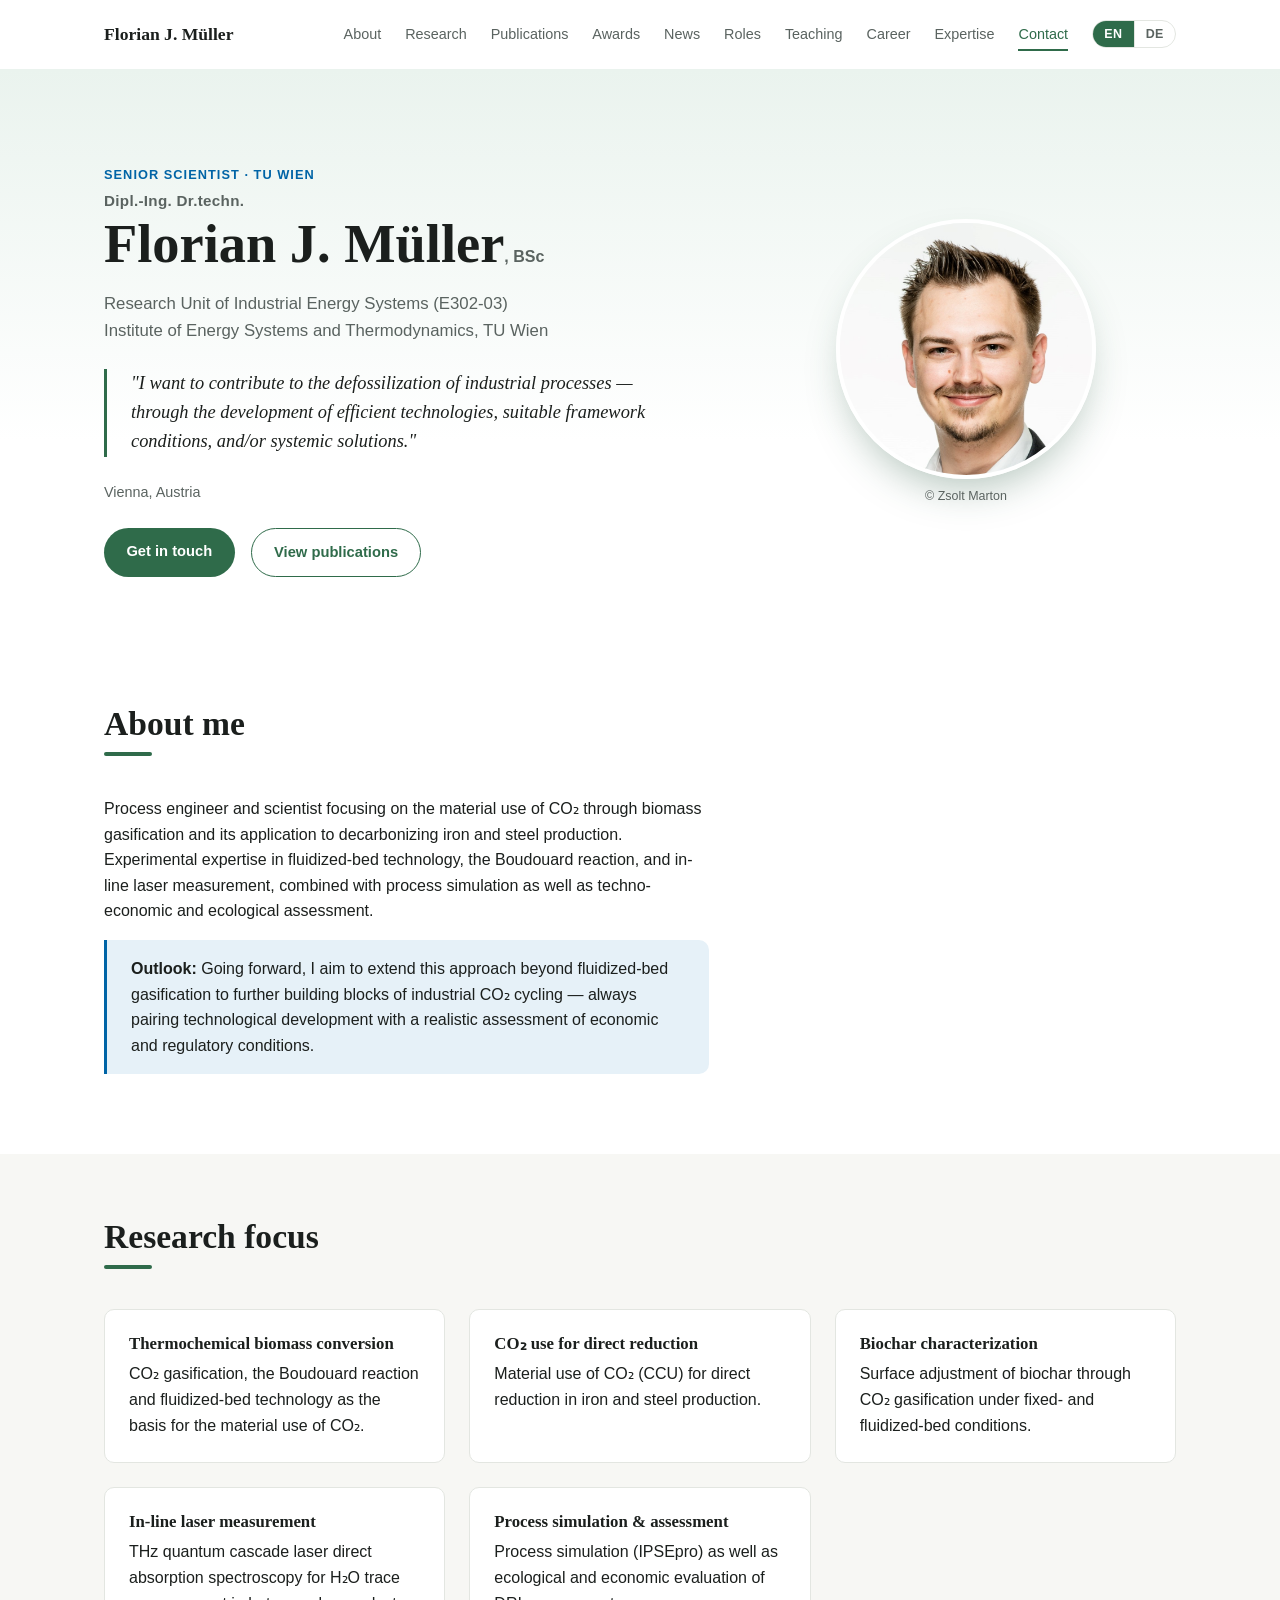
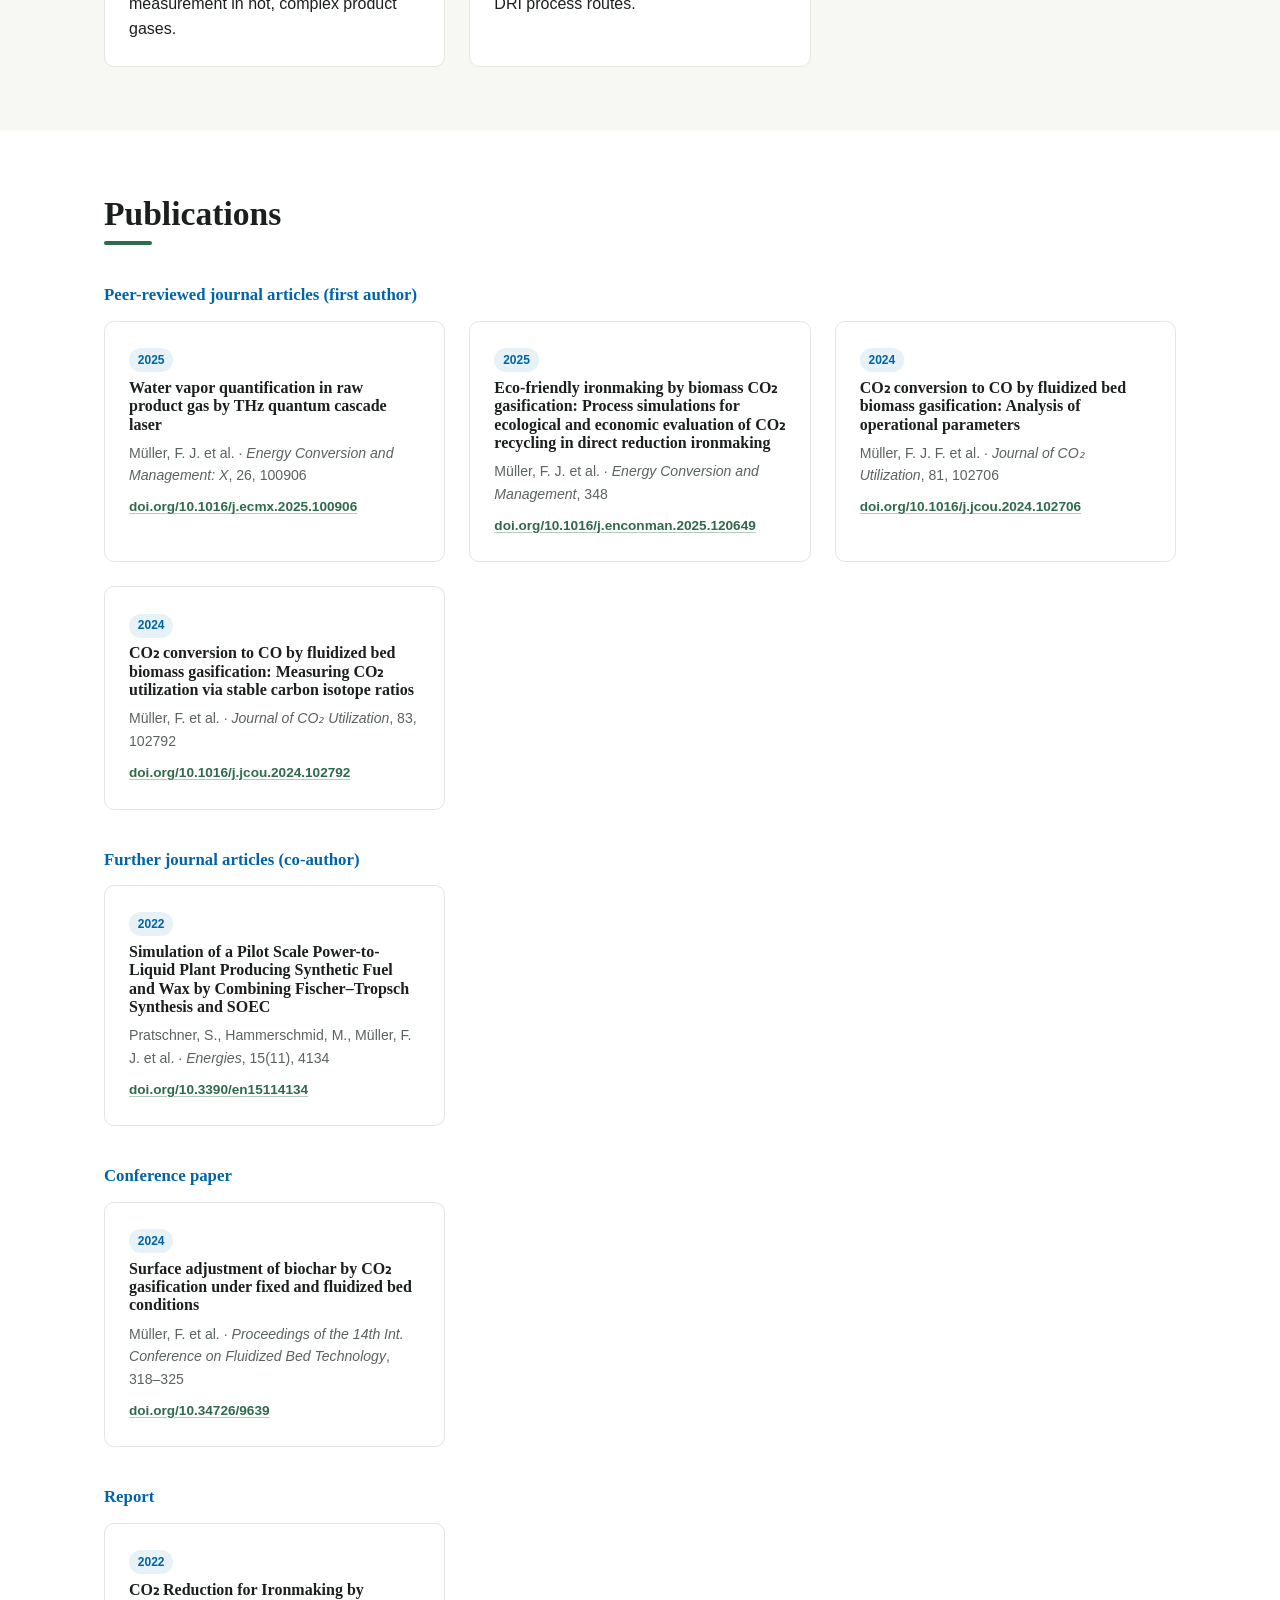
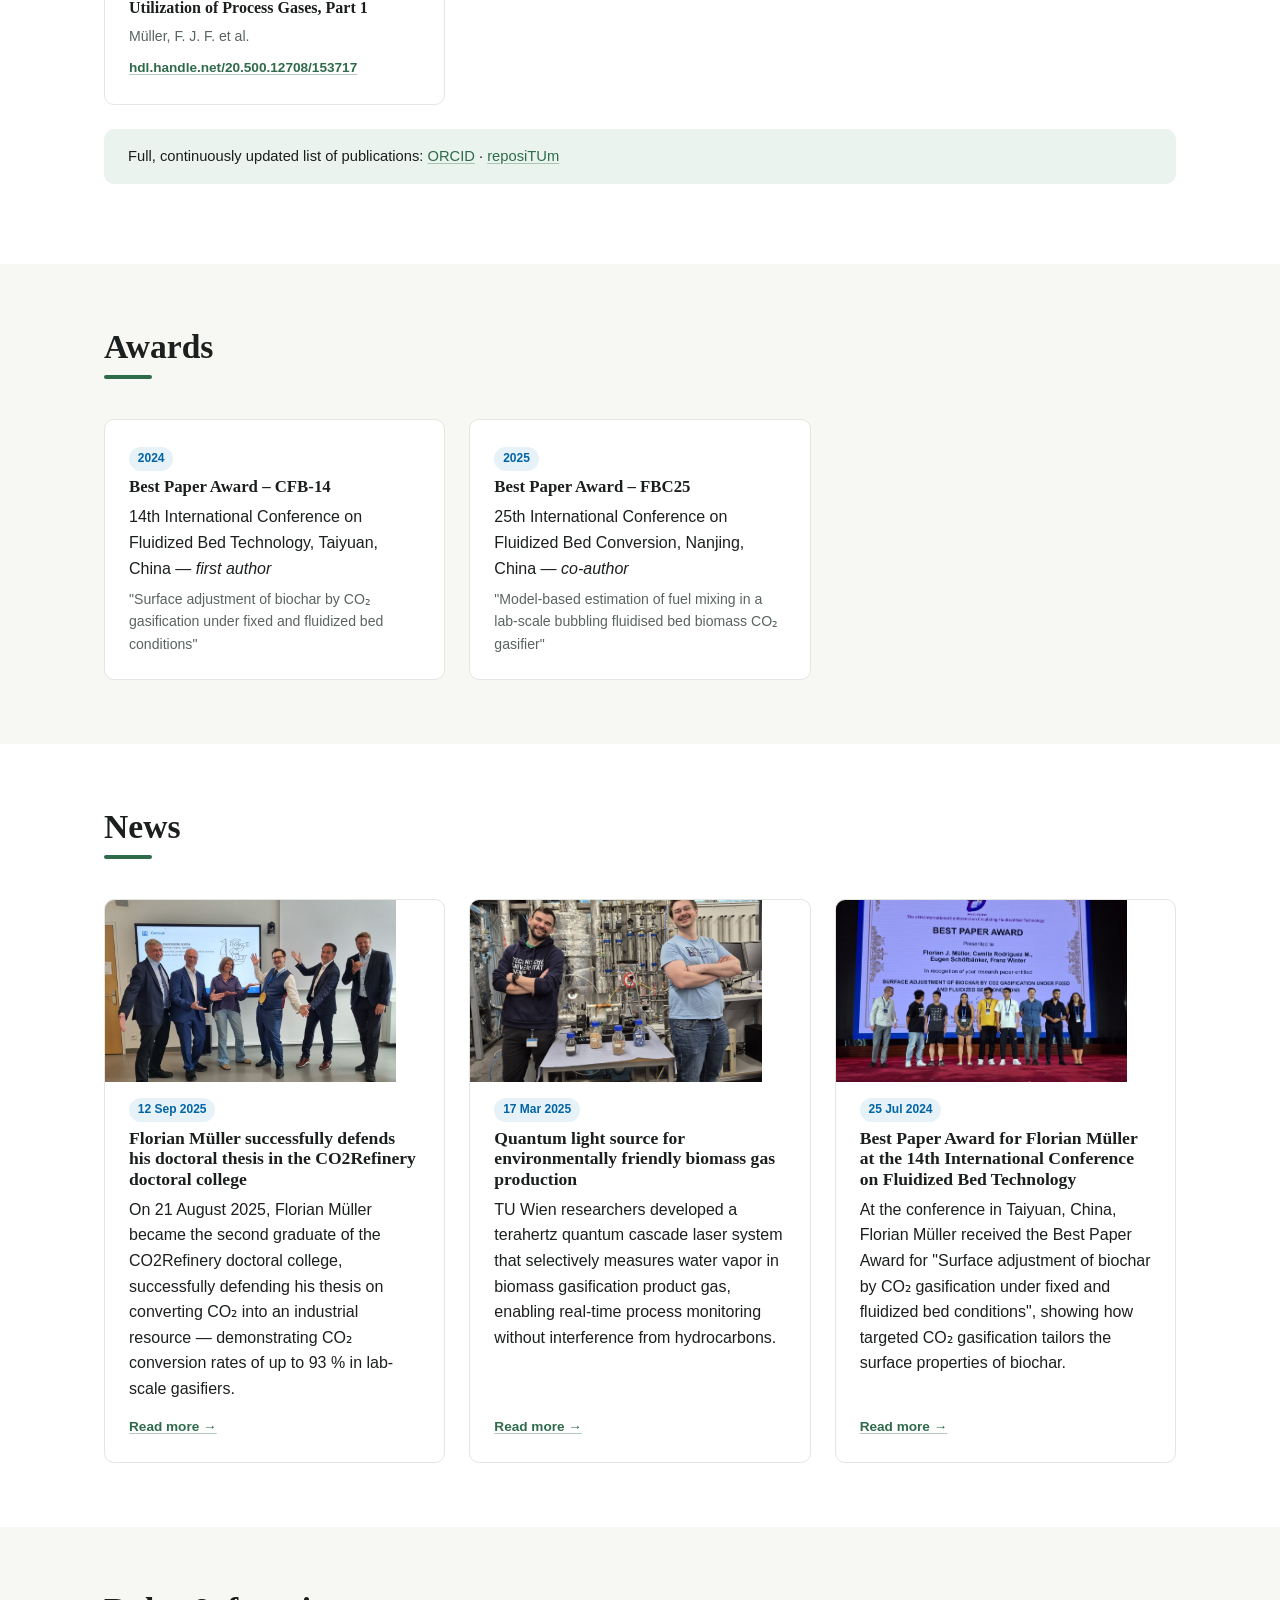
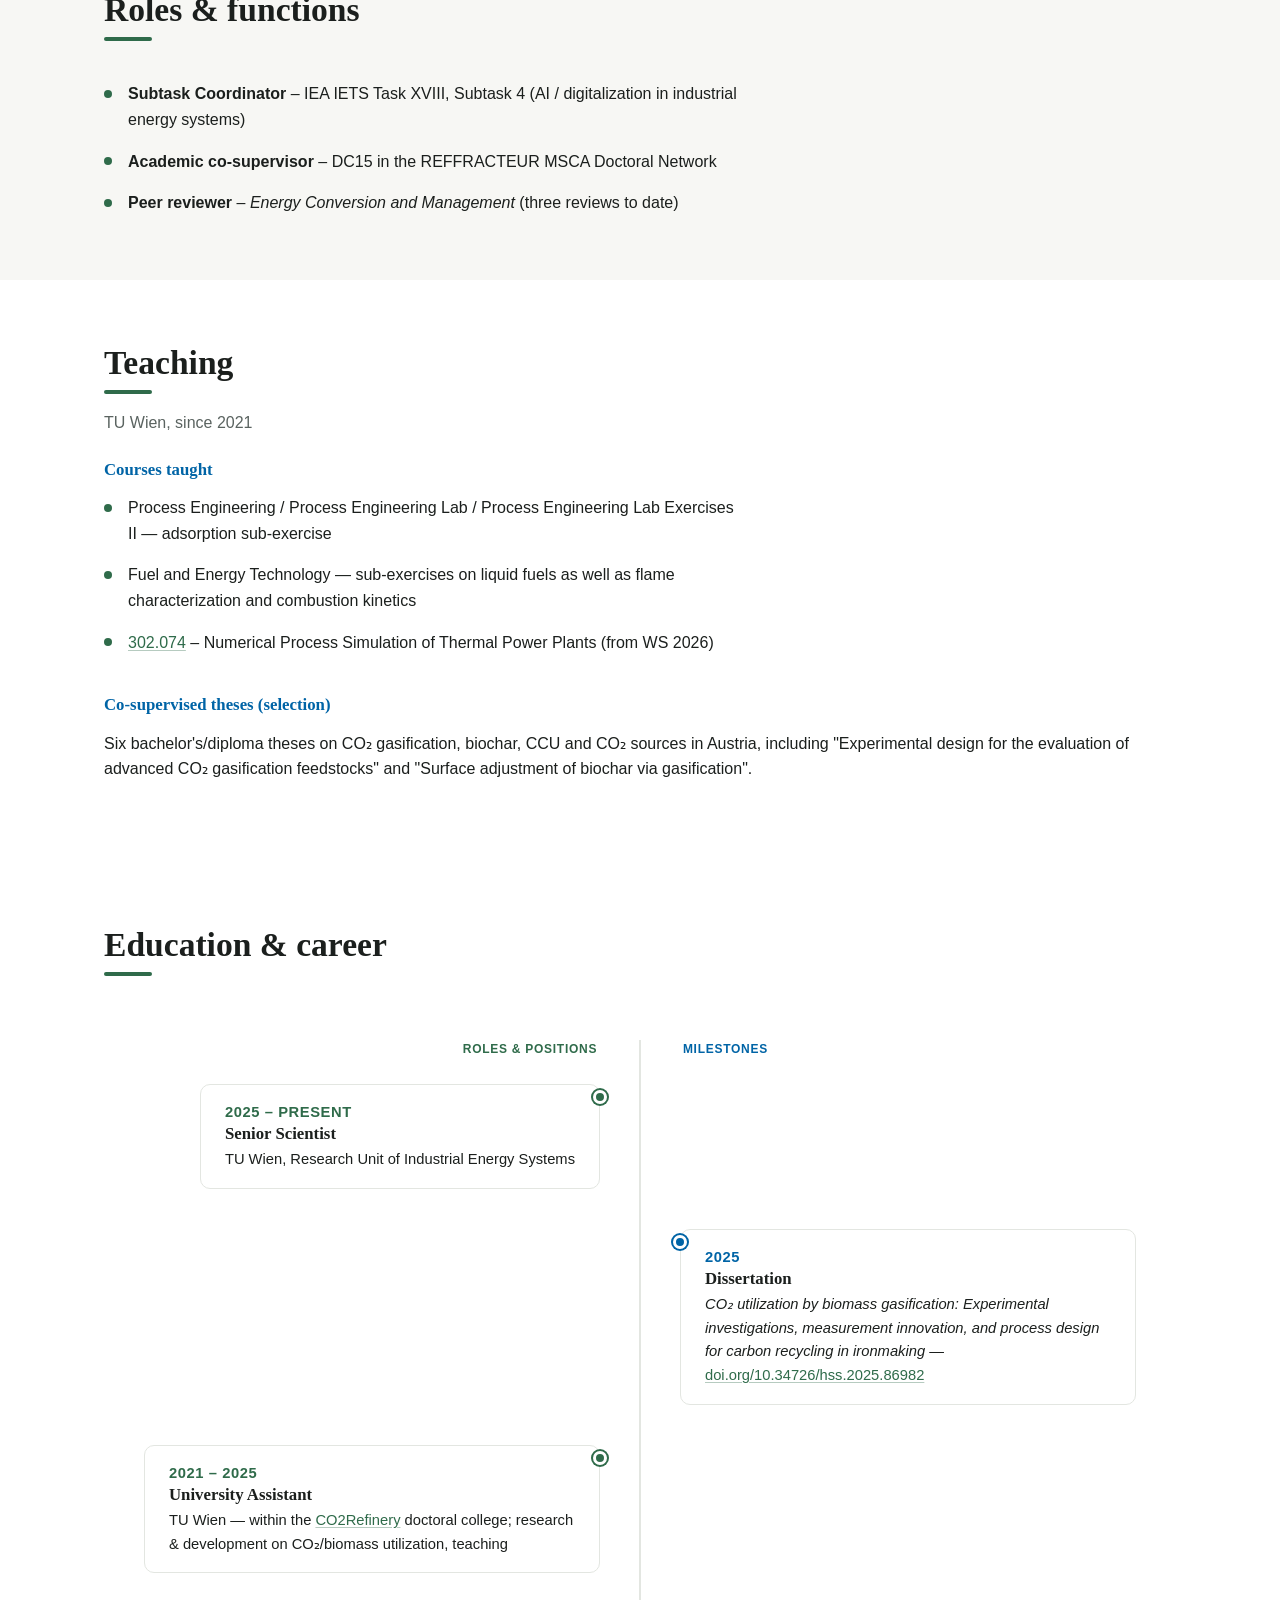
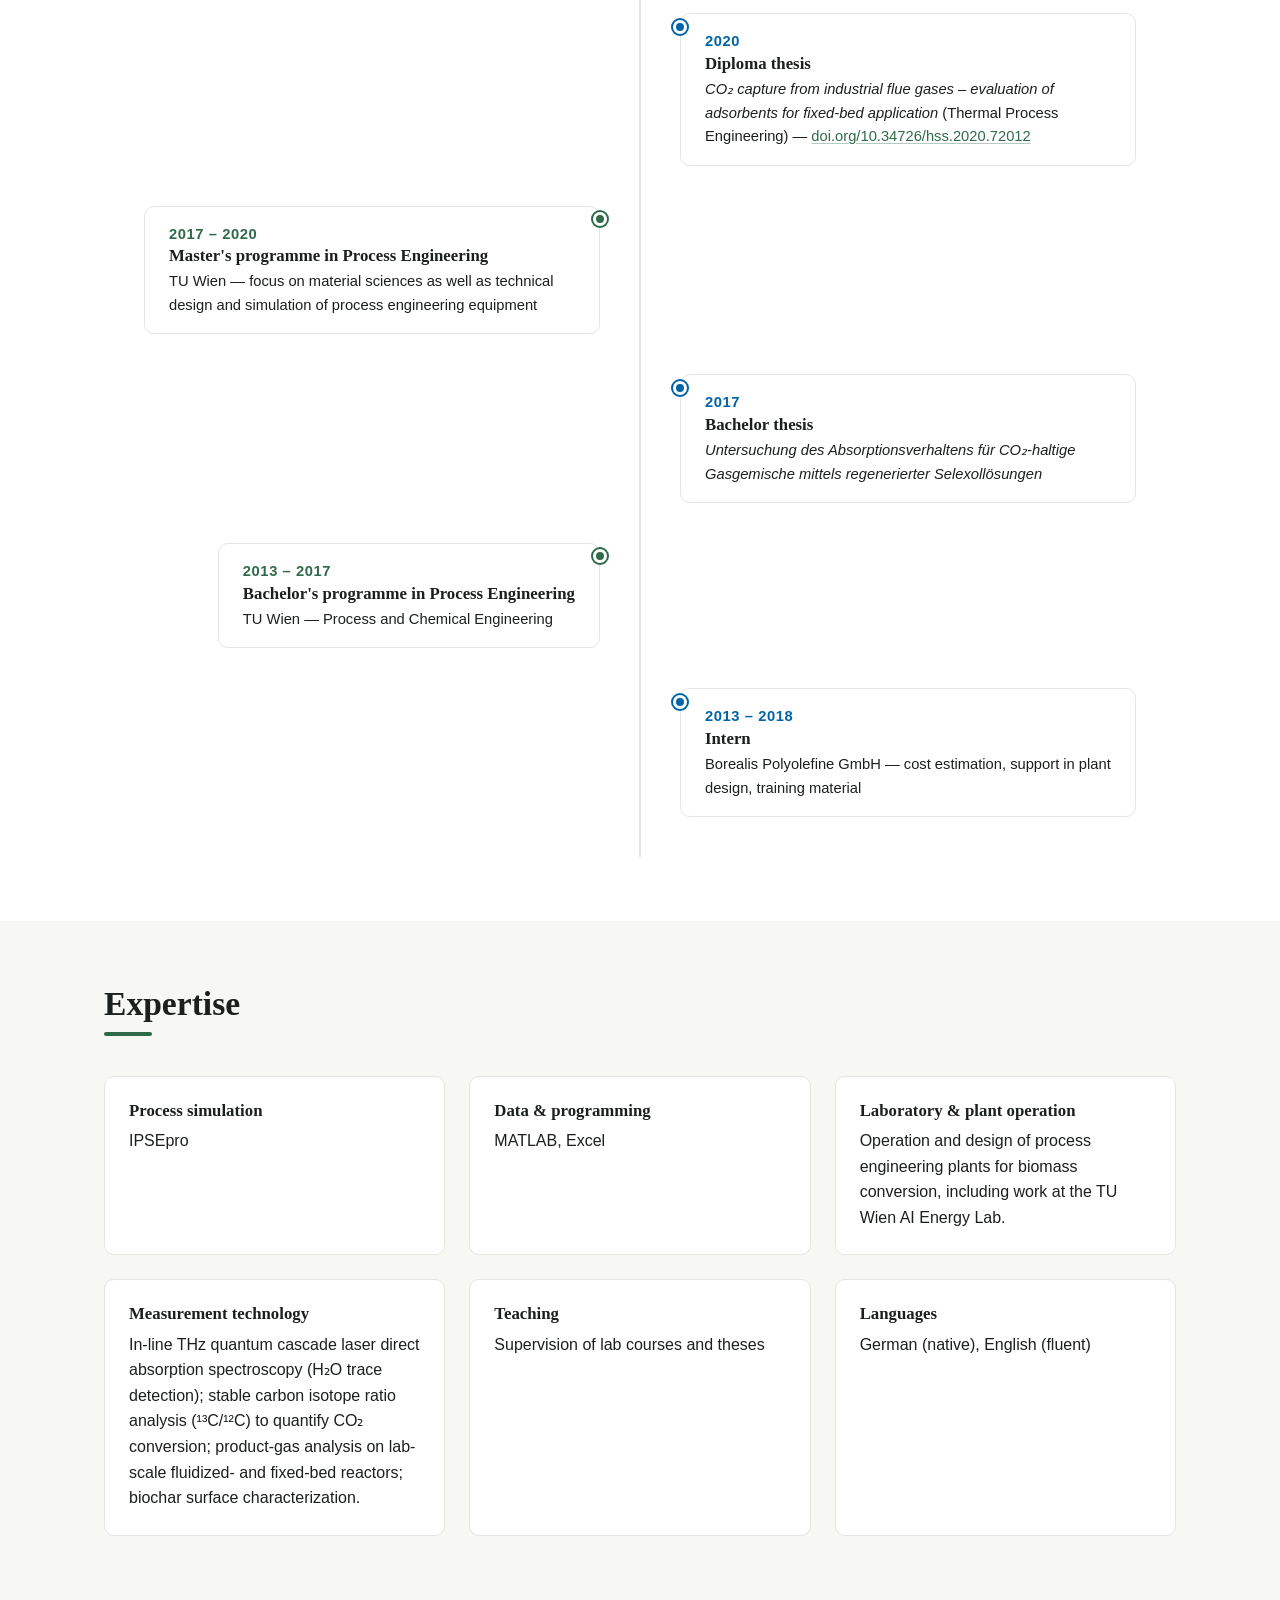
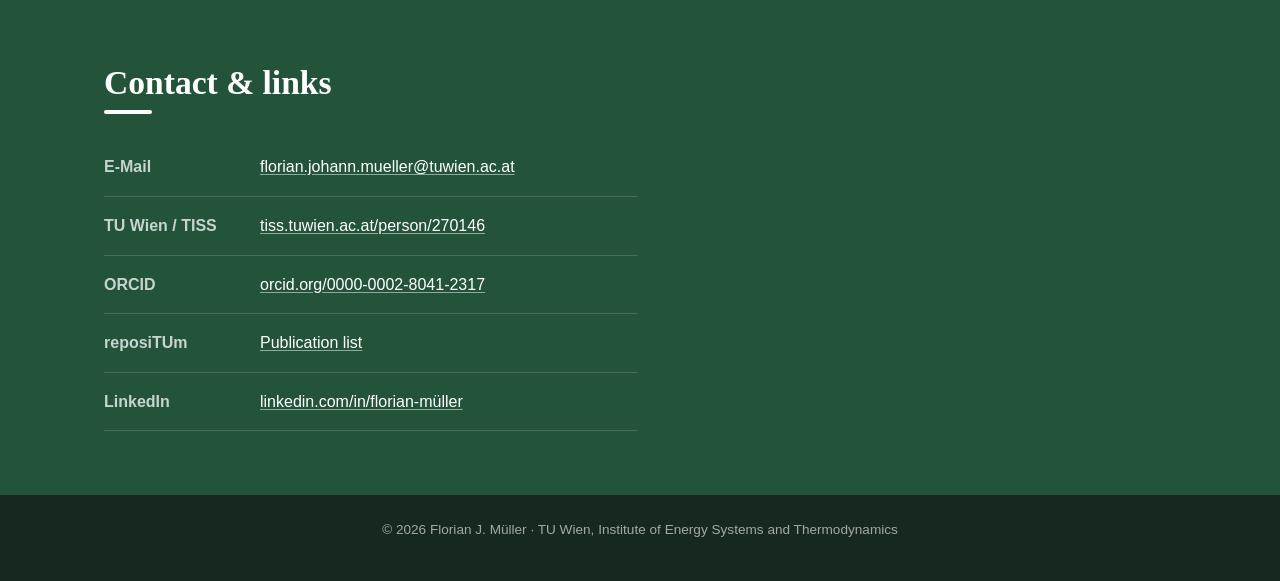
<file: index.html>
<!DOCTYPE html>
<html lang="en" data-lang="en">
<head>
<meta charset="UTF-8">
<meta name="viewport" content="width=device-width, initial-scale=1.0">
<title>Florian J. Müller – Senior Scientist, TU Wien</title>
<meta name="description" content="Florian J. Müller, Senior Scientist at the Institute of Energy Systems and Thermodynamics, TU Wien. Research on CO₂ utilization, biomass gasification and the defossilization of iron and steel production.">
<link rel="canonical" href="https://florian-j-mueller.github.io/">

<!-- Open Graph / social sharing preview -->
<meta property="og:type" content="profile">
<meta property="og:title" content="Florian J. Müller – Senior Scientist, TU Wien">
<meta property="og:description" content="Senior Scientist at TU Wien. Research on CO₂ utilization, biomass gasification and the defossilization of iron and steel production.">
<meta property="og:url" content="https://florian-j-mueller.github.io/">
<meta property="og:image" content="https://florian-j-mueller.github.io/assets/images/florian-mueller-headshot.jpg">
<meta property="og:locale" content="en_US">
<meta property="profile:first_name" content="Florian">
<meta property="profile:last_name" content="Müller">
<meta name="twitter:card" content="summary">
<meta name="twitter:title" content="Florian J. Müller – Senior Scientist, TU Wien">
<meta name="twitter:description" content="Senior Scientist at TU Wien. Research on CO₂ utilization, biomass gasification and the defossilization of iron and steel production.">
<meta name="twitter:image" content="https://florian-j-mueller.github.io/assets/images/florian-mueller-headshot.jpg">

<!-- Structured data: identifies the person for search engines -->
<script type="application/ld+json">
{
  "@context": "https://schema.org",
  "@type": "Person",
  "name": "Florian J. Müller",
  "givenName": "Florian",
  "familyName": "Müller",
  "honorificPrefix": "Dipl.-Ing. Dr.techn.",
  "jobTitle": "Senior Scientist",
  "email": "mailto:florian.johann.mueller@tuwien.ac.at",
  "url": "https://florian-j-mueller.github.io/",
  "image": "https://florian-j-mueller.github.io/assets/images/florian-mueller-headshot.jpg",
  "affiliation": {
    "@type": "Organization",
    "name": "TU Wien – Institute of Energy Systems and Thermodynamics",
    "url": "https://www.tuwien.at/"
  },
  "knowsAbout": [
    "CO₂ utilization",
    "Biomass gasification",
    "Fluidized bed technology",
    "Boudouard reaction",
    "Decarbonization of iron and steel production",
    "Process engineering"
  ],
  "sameAs": [
    "https://orcid.org/0000-0002-8041-2317",
    "https://tiss.tuwien.ac.at/person/270146",
    "https://www.linkedin.com/in/florian-m%C3%BCller-0a1404247/"
  ]
}
</script>
<script>
  (function () {
    try {
      var l = localStorage.getItem('site-lang');
      if (l !== 'en' && l !== 'de') { l = 'en'; }
      document.documentElement.lang = l;
      document.documentElement.setAttribute('data-lang', l);
    } catch (e) {
      document.documentElement.setAttribute('data-lang', 'en');
    }
  })();
</script>
<link rel="stylesheet" href="css/styles.css">
</head>
<body>

<a class="skip-link" href="#main"><span lang="en">Skip to content</span><span lang="de">Zum Inhalt springen</span></a>

<header class="site-header" id="site-header">
  <div class="container header-inner">
    <a class="brand" href="#top">Florian J. Müller</a>
    <div class="header-controls">
      <div class="lang-switch" role="group" aria-label="Language / Sprache">
        <button type="button" class="lang-btn" data-set-lang="en" aria-pressed="true">EN</button>
        <button type="button" class="lang-btn" data-set-lang="de" aria-pressed="false">DE</button>
      </div>
      <button class="nav-toggle" id="nav-toggle" aria-expanded="false" aria-controls="primary-nav">
        <span class="sr-only">Menu</span>
        <span class="nav-toggle-bar"></span>
        <span class="nav-toggle-bar"></span>
        <span class="nav-toggle-bar"></span>
      </button>
    </div>
    <nav class="primary-nav" id="primary-nav" aria-label="Main navigation">
      <ul>
        <li><a href="#about" class="nav-link"><span lang="en">About</span><span lang="de">Über mich</span></a></li>
        <li><a href="#research" class="nav-link"><span lang="en">Research</span><span lang="de">Forschung</span></a></li>
        <li><a href="#publications" class="nav-link"><span lang="en">Publications</span><span lang="de">Publikationen</span></a></li>
        <li><a href="#awards" class="nav-link"><span lang="en">Awards</span><span lang="de">Auszeichnungen</span></a></li>
        <li><a href="#news" class="nav-link"><span lang="en">News</span><span lang="de">Aktuelles</span></a></li>
        <li><a href="#roles" class="nav-link"><span lang="en">Roles</span><span lang="de">Rollen</span></a></li>
        <li><a href="#teaching" class="nav-link"><span lang="en">Teaching</span><span lang="de">Lehre</span></a></li>
        <li><a href="#career" class="nav-link"><span lang="en">Career</span><span lang="de">Werdegang</span></a></li>
        <li><a href="#skills" class="nav-link"><span lang="en">Expertise</span><span lang="de">Kompetenzen</span></a></li>
        <li><a href="#contact" class="nav-link"><span lang="en">Contact</span><span lang="de">Kontakt</span></a></li>
      </ul>
    </nav>
  </div>
</header>

<main id="main">

  <section class="hero" id="top">
    <div class="container hero-inner">
      <div class="hero-text">
        <p class="eyebrow">Senior Scientist · TU Wien</p>
        <h1 class="hero-name">
          <span class="name-pre">Dipl.-Ing. Dr.techn.</span>
          <span class="name-core">Florian J. Müller</span><span class="name-post">, BSc</span>
        </h1>
        <p class="hero-role">
          <span lang="en">Research Unit of Industrial Energy Systems (E302-03)<br>Institute of Energy Systems and Thermodynamics, TU Wien</span>
          <span lang="de">Forschungsbereich Industrielle Energiesysteme (E302-03)<br>Institut für Energiesysteme und Thermodynamik, TU Wien</span>
        </p>
        <blockquote class="hero-quote">
          <span lang="en">"I want to contribute to the defossilization of industrial processes — through the development of efficient technologies, suitable framework conditions, and/or systemic solutions."</span>
          <span lang="de">„Ich möchte zur Defossilisierung industrieller Prozesse beitragen – durch die Entwicklung effizienter Technologien, geeigneter Rahmenbedingungen und/oder systemischer Lösungen."</span>
        </blockquote>
        <p class="hero-location"><span lang="en">Vienna, Austria</span><span lang="de">Wien, Österreich</span></p>
        <div class="hero-actions">
          <a class="btn btn-primary" href="#contact"><span lang="en">Get in touch</span><span lang="de">Kontakt aufnehmen</span></a>
          <a class="btn btn-secondary" href="#publications"><span lang="en">View publications</span><span lang="de">Publikationen ansehen</span></a>
        </div>
      </div>
      <div class="hero-media">
        <img src="assets/images/florian-mueller-headshot.jpg" alt="Portrait of Florian J. Müller" width="480" height="480">
        <p class="photo-credit">© Zsolt Marton</p>
      </div>
    </div>
  </section>

  <section class="section" id="about">
    <div class="container">
      <h2><span lang="en">About me</span><span lang="de">Über mich</span></h2>
      <div class="prose">
        <p>
          <span lang="en">Process engineer and scientist focusing on the material use of CO₂ through biomass gasification and its application to decarbonizing iron and steel production. Experimental expertise in fluidized-bed technology, the Boudouard reaction, and in-line laser measurement, combined with process simulation as well as techno-economic and ecological assessment.</span>
          <span lang="de">Verfahrensingenieur und Wissenschaftler mit Schwerpunkt auf der stofflichen CO₂-Nutzung durch Biomassevergasung und deren Anwendung zur Dekarbonisierung der Eisen- und Stahlerzeugung. Experimentelle Expertise in Wirbelschichttechnik, Boudouard-Reaktion und in-line-Lasermesstechnik, kombiniert mit Prozesssimulation sowie techno-ökonomischer und ökologischer Bewertung.</span>
        </p>
        <p class="outlook">
          <span lang="en"><strong>Outlook:</strong> Going forward, I aim to extend this approach beyond fluidized-bed gasification to further building blocks of industrial CO₂ cycling — always pairing technological development with a realistic assessment of economic and regulatory conditions.</span>
          <span lang="de"><strong>Ausblick:</strong> Perspektivisch möchte ich diesen Ansatz über die Wirbelschichtvergasung hinaus auf weitere Bausteine der industriellen CO₂-Kreislaufführung ausweiten – und dabei technologische Weiterentwicklung stets mit einer realistischen Einschätzung wirtschaftlicher und regulatorischer Rahmenbedingungen verbinden.</span>
        </p>
      </div>
    </div>
  </section>

  <section class="section section-alt" id="research">
    <div class="container">
      <h2><span lang="en">Research focus</span><span lang="de">Forschungsschwerpunkte</span></h2>
      <div class="card-grid">
        <article class="card">
          <h3><span lang="en">Thermochemical biomass conversion</span><span lang="de">Thermochemische Biomassekonversion</span></h3>
          <p><span lang="en">CO₂ gasification, the Boudouard reaction and fluidized-bed technology as the basis for the material use of CO₂.</span><span lang="de">CO₂-Vergasung, Boudouard-Reaktion und Wirbelschichttechnik als Grundlage der stofflichen CO₂-Nutzung.</span></p>
        </article>
        <article class="card">
          <h3><span lang="en">CO₂ use for direct reduction</span><span lang="de">CO₂-Nutzung für die Direktreduktion</span></h3>
          <p><span lang="en">Material use of CO₂ (CCU) for direct reduction in iron and steel production.</span><span lang="de">Stoffliche CO₂-Nutzung (CCU) für die Direktreduktion in der Eisen- und Stahlerzeugung.</span></p>
        </article>
        <article class="card">
          <h3><span lang="en">Biochar characterization</span><span lang="de">Biochar-Charakterisierung</span></h3>
          <p><span lang="en">Surface adjustment of biochar through CO₂ gasification under fixed- and fluidized-bed conditions.</span><span lang="de">Oberflächenanpassung von Biochar durch CO₂-Vergasung unter Festbett- und Wirbelschichtbedingungen.</span></p>
        </article>
        <article class="card">
          <h3><span lang="en">In-line laser measurement</span><span lang="de">In-line-Lasermesstechnik</span></h3>
          <p><span lang="en">THz quantum cascade laser direct absorption spectroscopy for H₂O trace measurement in hot, complex product gases.</span><span lang="de">THz-Quantenkaskadenlaser-Direktabsorptionsspektroskopie zur H₂O-Spurenmessung in heißen, komplexen Produktgasen.</span></p>
        </article>
        <article class="card">
          <h3><span lang="en">Process simulation &amp; assessment</span><span lang="de">Prozesssimulation &amp; Bewertung</span></h3>
          <p><span lang="en">Process simulation (IPSEpro) as well as ecological and economic evaluation of DRI process routes.</span><span lang="de">Prozesssimulation (IPSEpro) sowie ökologische und ökonomische Bewertung von DRI-Prozessrouten.</span></p>
        </article>
      </div>
    </div>
  </section>

  <section class="section" id="publications">
    <div class="container">
      <h2><span lang="en">Publications</span><span lang="de">Publikationen</span></h2>

      <h3 class="subsection-title"><span lang="en">Peer-reviewed journal articles (first author)</span><span lang="de">Peer-reviewed Journal-Artikel (Erstautor)</span></h3>
      <div class="card-grid pub-grid">
        <article class="card pub-card">
          <p class="pub-year">2025</p>
          <h4>Water vapor quantification in raw product gas by THz quantum cascade laser</h4>
          <p class="pub-meta">Müller, F. J. et al. · <em>Energy Conversion and Management: X</em>, 26, 100906</p>
          <a class="doi-link" href="https://doi.org/10.1016/j.ecmx.2025.100906" target="_blank" rel="noopener">doi.org/10.1016/j.ecmx.2025.100906</a>
        </article>
        <article class="card pub-card">
          <p class="pub-year">2025</p>
          <h4>Eco-friendly ironmaking by biomass CO₂ gasification: Process simulations for ecological and economic evaluation of CO₂ recycling in direct reduction ironmaking</h4>
          <p class="pub-meta">Müller, F. J. et al. · <em>Energy Conversion and Management</em>, 348</p>
          <a class="doi-link" href="https://doi.org/10.1016/j.enconman.2025.120649" target="_blank" rel="noopener">doi.org/10.1016/j.enconman.2025.120649</a>
        </article>
        <article class="card pub-card">
          <p class="pub-year">2024</p>
          <h4>CO₂ conversion to CO by fluidized bed biomass gasification: Analysis of operational parameters</h4>
          <p class="pub-meta">Müller, F. J. F. et al. · <em>Journal of CO₂ Utilization</em>, 81, 102706</p>
          <a class="doi-link" href="https://doi.org/10.1016/j.jcou.2024.102706" target="_blank" rel="noopener">doi.org/10.1016/j.jcou.2024.102706</a>
        </article>
        <article class="card pub-card">
          <p class="pub-year">2024</p>
          <h4>CO₂ conversion to CO by fluidized bed biomass gasification: Measuring CO₂ utilization via stable carbon isotope ratios</h4>
          <p class="pub-meta">Müller, F. et al. · <em>Journal of CO₂ Utilization</em>, 83, 102792</p>
          <a class="doi-link" href="https://doi.org/10.1016/j.jcou.2024.102792" target="_blank" rel="noopener">doi.org/10.1016/j.jcou.2024.102792</a>
        </article>
      </div>

      <h3 class="subsection-title"><span lang="en">Further journal articles (co-author)</span><span lang="de">Weitere Journal-Artikel (Co-Autor)</span></h3>
      <div class="card-grid pub-grid">
        <article class="card pub-card">
          <p class="pub-year">2022</p>
          <h4>Simulation of a Pilot Scale Power-to-Liquid Plant Producing Synthetic Fuel and Wax by Combining Fischer–Tropsch Synthesis and SOEC</h4>
          <p class="pub-meta">Pratschner, S., Hammerschmid, M., Müller, F. J. et al. · <em>Energies</em>, 15(11), 4134</p>
          <a class="doi-link" href="https://doi.org/10.3390/en15114134" target="_blank" rel="noopener">doi.org/10.3390/en15114134</a>
        </article>
      </div>

      <h3 class="subsection-title"><span lang="en">Conference paper</span><span lang="de">Konferenzbeitrag</span></h3>
      <div class="card-grid pub-grid">
        <article class="card pub-card">
          <p class="pub-year">2024</p>
          <h4>Surface adjustment of biochar by CO₂ gasification under fixed and fluidized bed conditions</h4>
          <p class="pub-meta">Müller, F. et al. · <em>Proceedings of the 14th Int. Conference on Fluidized Bed Technology</em>, 318–325</p>
          <a class="doi-link" href="https://doi.org/10.34726/9639" target="_blank" rel="noopener">doi.org/10.34726/9639</a>
        </article>
      </div>

      <h3 class="subsection-title"><span lang="en">Report</span><span lang="de">Bericht</span></h3>
      <div class="card-grid pub-grid">
        <article class="card pub-card">
          <p class="pub-year">2022</p>
          <h4>CO₂ Reduction for Ironmaking by Utilization of Process Gases, Part 1</h4>
          <p class="pub-meta">Müller, F. J. F. et al.</p>
          <a class="doi-link" href="http://hdl.handle.net/20.500.12708/153717" target="_blank" rel="noopener">hdl.handle.net/20.500.12708/153717</a>
        </article>
      </div>

      <p class="pub-note">
        <span lang="en">Full, continuously updated list of publications:</span><span lang="de">Vollständige, stets aktuelle Publikationsliste:</span>
        <a href="https://orcid.org/0000-0002-8041-2317" target="_blank" rel="noopener">ORCID</a> ·
        <a href="https://repositum.tuwien.at/rest/person/publications_html/tiss_id/270146?lang=de" target="_blank" rel="noopener">reposiTUm</a>
      </p>
    </div>
  </section>

  <section class="section section-alt" id="awards">
    <div class="container">
      <h2><span lang="en">Awards</span><span lang="de">Auszeichnungen</span></h2>
      <div class="card-grid">
        <article class="card">
          <p class="pub-year">2024</p>
          <h3>Best Paper Award – CFB-14</h3>
          <p><span lang="en">14th International Conference on Fluidized Bed Technology, Taiyuan, China — <em>first author</em></span><span lang="de">14th International Conference on Fluidized Bed Technology, Taiyuan, China — <em>Erstautor</em></span></p>
          <p class="pub-meta">"Surface adjustment of biochar by CO₂ gasification under fixed and fluidized bed conditions"</p>
        </article>
        <article class="card">
          <p class="pub-year">2025</p>
          <h3>Best Paper Award – FBC25</h3>
          <p><span lang="en">25th International Conference on Fluidized Bed Conversion, Nanjing, China — <em>co-author</em></span><span lang="de">25th International Conference on Fluidized Bed Conversion, Nanjing, China — <em>Co-Autor</em></span></p>
          <p class="pub-meta">"Model-based estimation of fuel mixing in a lab-scale bubbling fluidised bed biomass CO₂ gasifier"</p>
        </article>
      </div>
    </div>
  </section>

  <section class="section" id="news">
    <div class="container">
      <h2><span lang="en">News</span><span lang="de">Aktuelles</span></h2>
      <div class="card-grid news-grid">
        <article class="card news-card">
          <img class="news-img" src="assets/images/news-dissertation.jpg" alt="Florian Müller with his examination committee after successfully defending his doctoral thesis" width="960" height="720" loading="lazy">
          <p class="news-date"><span lang="en">12 Sep 2025</span><span lang="de">12.09.2025</span></p>
          <h3><span lang="en">Florian Müller successfully defends his doctoral thesis in the CO2Refinery doctoral college</span><span lang="de">Florian Müller verteidigt erfolgreich seine Dissertation im CO2Refinery-Doktoratskolleg</span></h3>
          <p><span lang="en">On 21 August 2025, Florian Müller became the second graduate of the CO2Refinery doctoral college, successfully defending his thesis on converting CO₂ into an industrial resource — demonstrating CO₂ conversion rates of up to 93 % in lab-scale gasifiers.</span><span lang="de">Am 21. August 2025 verteidigte Florian Müller als zweiter Absolvent des CO2Refinery-Doktoratskollegs erfolgreich seine Dissertation zur Umwandlung von CO₂ in einen industriellen Rohstoff – mit CO₂-Umsätzen von bis zu 93 % im Labormaßstab.</span></p>
          <a class="doi-link" href="https://www.tuwien.at/en/co2refinery/news/florian-mueller-verteidigt-erfolgreich-seine-dissertation-im-rahmen-des-co2refinery-doktoratskollegs" target="_blank" rel="noopener"><span lang="en">Read more →</span><span lang="de">Mehr lesen →</span></a>
        </article>
        <article class="card news-card">
          <img class="news-img" src="assets/images/news-quantum.jpg" alt="Two researchers in the laboratory in front of the biomass gasification and THz quantum cascade laser measurement setup" width="1400" height="1867" loading="lazy">
          <p class="news-date"><span lang="en">17 Mar 2025</span><span lang="de">17.03.2025</span></p>
          <h3><span lang="en">Quantum light source for environmentally friendly biomass gas production</span><span lang="de">Quanten-Lichtquelle für umweltfreundliche Biomasse-Gaserzeugung</span></h3>
          <p><span lang="en">TU Wien researchers developed a terahertz quantum cascade laser system that selectively measures water vapor in biomass gasification product gas, enabling real-time process monitoring without interference from hydrocarbons.</span><span lang="de">Forschende der TU Wien entwickelten ein Terahertz-Quantenkaskadenlaser-System, das den Wasserdampfgehalt im Produktgas der Biomassevergasung selektiv und in Echtzeit misst – ohne Störung durch Kohlenwasserstoffe.</span></p>
          <a class="doi-link" href="https://www.tuwien.at/etit/detail/news/quanten-lichtquelle-fuer-umweltfreundliche-biomasse-gaserzeugung" target="_blank" rel="noopener"><span lang="en">Read more →</span><span lang="de">Mehr lesen →</span></a>
        </article>
        <article class="card news-card">
          <img class="news-img" src="assets/images/news-bestpaper.jpg" alt="Best Paper Award ceremony on stage at the 14th International Conference on Fluidized Bed Technology" width="1400" height="788" loading="lazy">
          <p class="news-date"><span lang="en">25 Jul 2024</span><span lang="de">25.07.2024</span></p>
          <h3><span lang="en">Best Paper Award for Florian Müller at the 14th International Conference on Fluidized Bed Technology</span><span lang="de">Best Paper Award für Florian Müller auf der 14. Internationalen Konferenz für Wirbelschichttechnologie</span></h3>
          <p><span lang="en">At the conference in Taiyuan, China, Florian Müller received the Best Paper Award for "Surface adjustment of biochar by CO₂ gasification under fixed and fluidized bed conditions", showing how targeted CO₂ gasification tailors the surface properties of biochar.</span><span lang="de">Auf der Konferenz in Taiyuan, China, erhielt Florian Müller den Best Paper Award für „Surface adjustment of biochar by CO₂ gasification under fixed and fluidized bed conditions" – die Arbeit zeigt, wie gezielte CO₂-Vergasung die Oberflächeneigenschaften von Biochar anpasst.</span></p>
          <a class="doi-link" href="https://www.tuwien.at/co2refinery/news/news/best-paper-auszeichnung-fuer-innovative-biochar-forschung-auf-internationaler-wirbelschichtkonferenz" target="_blank" rel="noopener"><span lang="en">Read more →</span><span lang="de">Mehr lesen →</span></a>
        </article>
      </div>
    </div>
  </section>

  <section class="section section-alt" id="roles">
    <div class="container">
      <h2><span lang="en">Roles &amp; functions</span><span lang="de">Rollen &amp; Funktionen</span></h2>
      <ul class="role-list">
        <li>
          <span lang="en"><strong>Subtask Coordinator</strong> – IEA IETS Task XVIII, Subtask 4 (AI / digitalization in industrial energy systems)</span>
          <span lang="de"><strong>Subtask Coordinator</strong> – IEA IETS Task XVIII, Subtask 4 (KI / Digitalisierung in industriellen Energiesystemen)</span>
        </li>
        <li>
          <span lang="en"><strong>Academic co-supervisor</strong> – DC15 in the REFFRACTEUR MSCA Doctoral Network</span>
          <span lang="de"><strong>Akademischer Co-Betreuer</strong> – DC15 im REFFRACTEUR MSCA Doctoral Network</span>
        </li>
        <li>
          <span lang="en"><strong>Peer reviewer</strong> – <em>Energy Conversion and Management</em> (three reviews to date)</span>
          <span lang="de"><strong>Peer Reviewer</strong> – <em>Energy Conversion and Management</em> (bislang drei Reviews)</span>
        </li>
      </ul>
    </div>
  </section>

  <section class="section" id="teaching">
    <div class="container">
      <h2><span lang="en">Teaching</span><span lang="de">Lehre</span></h2>
      <p class="section-intro"><span lang="en">TU Wien, since 2021</span><span lang="de">TU Wien, seit 2021</span></p>

      <h3 class="subsection-title"><span lang="en">Courses taught</span><span lang="de">Abgehaltene Lehrveranstaltungen</span></h3>
      <ul class="plain-list">
        <li>
          <span lang="en">Process Engineering / Process Engineering Lab / Process Engineering Lab Exercises II — adsorption sub-exercise</span>
          <span lang="de">Verfahrenstechnik / Verfahrenstechnik Labor / Verfahrenstechnik Laborübungen II — Teilübung Adsorption</span>
        </li>
        <li>
          <span lang="en">Fuel and Energy Technology — sub-exercises on liquid fuels as well as flame characterization and combustion kinetics</span>
          <span lang="de">Brennstoff- und Energietechnologie — Teilübungen Flüssige Brennstoffe sowie Flammencharakterisierung und Verbrennungskinetik</span>
        </li>
        <li>
          <a href="https://tiss.tuwien.ac.at/course/courseDetails.xhtml?courseNr=302074" target="_blank" rel="noopener">302.074</a>
          <span lang="en"> – Numerical Process Simulation of Thermal Power Plants (from WS 2026)</span>
          <span lang="de"> – Numerische Prozesssimulation von thermischen Energieanlagen (ab WS 2026)</span>
        </li>
      </ul>

      <h3 class="subsection-title"><span lang="en">Co-supervised theses (selection)</span><span lang="de">Mitbetreute Abschlussarbeiten (Auswahl)</span></h3>
      <p>
        <span lang="en">Six bachelor's/diploma theses on CO₂ gasification, biochar, CCU and CO₂ sources in Austria, including "Experimental design for the evaluation of advanced CO₂ gasification feedstocks" and "Surface adjustment of biochar via gasification".</span>
        <span lang="de">6 Bachelor-/Diplomarbeiten zu CO₂-Vergasung, Biochar, CCU und CO₂-Quellen in Österreich, u. a. „Experimental design for the evaluation of advanced CO₂ gasification feedstocks" und „Surface adjustment of biochar via gasification".</span>
      </p>
    </div>
  </section>

  <section class="section" id="career">
    <div class="container">
      <h2><span lang="en">Education &amp; career</span><span lang="de">Ausbildung &amp; Werdegang</span></h2>
      <div class="timeline2">
        <div class="timeline2-heads">
          <span class="tl-head tl-head-left"><span lang="en">Roles &amp; positions</span><span lang="de">Rollen &amp; Anstellung</span></span>
          <span class="tl-head tl-head-right"><span lang="en">Milestones</span><span lang="de">Meilensteine</span></span>
        </div>

        <div class="tl-item tl-left">
          <div class="tl-content">
            <p class="tl-year">2025 – <span lang="en">present</span><span lang="de">laufend</span></p>
            <h3>Senior Scientist</h3>
            <p><span lang="en">TU Wien, Research Unit of Industrial Energy Systems</span><span lang="de">TU Wien, Forschungsbereich Industrielle Energiesysteme</span></p>
          </div>
        </div>

        <div class="tl-item tl-right">
          <div class="tl-content">
            <p class="tl-year">2025</p>
            <h3>Dissertation</h3>
            <p><em>CO₂ utilization by biomass gasification: Experimental investigations, measurement innovation, and process design for carbon recycling in ironmaking</em> — <a href="https://doi.org/10.34726/hss.2025.86982" target="_blank" rel="noopener">doi.org/10.34726/hss.2025.86982</a></p>
          </div>
        </div>

        <div class="tl-item tl-left">
          <div class="tl-content">
            <p class="tl-year">2021 – 2025</p>
            <h3><span lang="en">University Assistant</span><span lang="de">Universitätsassistent</span></h3>
            <p>
              <span lang="en">TU Wien — within the <a href="https://www.tuwien.at/en/co2refinery" target="_blank" rel="noopener">CO2Refinery</a> doctoral college; research &amp; development on CO₂/biomass utilization, teaching</span>
              <span lang="de">TU Wien — im <a href="https://www.tuwien.at/en/co2refinery" target="_blank" rel="noopener">CO2Refinery</a>-Doktoratskolleg; Forschung &amp; Entwicklung zu CO₂-/Biomassenutzung, Lehre</span>
            </p>
          </div>
        </div>

        <div class="tl-item tl-right">
          <div class="tl-content">
            <p class="tl-year">2020</p>
            <h3><span lang="en">Diploma thesis</span><span lang="de">Diplomarbeit</span></h3>
            <p>
              <span lang="en"><em>CO₂ capture from industrial flue gases – evaluation of adsorbents for fixed-bed application</em> (Thermal Process Engineering) — <a href="https://doi.org/10.34726/hss.2020.72012" target="_blank" rel="noopener">doi.org/10.34726/hss.2020.72012</a></span>
              <span lang="de"><em>CO₂-Abscheidung aus industriellen Abgasen – Evaluierung von Adsorbentien für die Anwendung im Festbett</em> (Thermische Verfahrenstechnik) — <a href="https://doi.org/10.34726/hss.2020.72012" target="_blank" rel="noopener">doi.org/10.34726/hss.2020.72012</a></span>
            </p>
          </div>
        </div>

        <div class="tl-item tl-left">
          <div class="tl-content">
            <p class="tl-year">2017 – 2020</p>
            <h3><span lang="en">Master's programme in Process Engineering</span><span lang="de">Masterstudium Verfahrenstechnik</span></h3>
            <p>
              <span lang="en">TU Wien — focus on material sciences as well as technical design and simulation of process engineering equipment</span>
              <span lang="de">TU Wien — Schwerpunkte Materialwissenschaften sowie technische Auslegung und Simulation verfahrenstechnischer Apparate</span>
            </p>
          </div>
        </div>

        <div class="tl-item tl-right">
          <div class="tl-content">
            <p class="tl-year">2017</p>
            <h3><span lang="en">Bachelor thesis</span><span lang="de">Bachelorarbeit</span></h3>
            <p><em>Untersuchung des Absorptionsverhaltens für CO₂-haltige Gasgemische mittels regenerierter Selexollösungen</em></p>
          </div>
        </div>

        <div class="tl-item tl-left">
          <div class="tl-content">
            <p class="tl-year">2013 – 2017</p>
            <h3><span lang="en">Bachelor's programme in Process Engineering</span><span lang="de">Bachelorstudium Verfahrenstechnik</span></h3>
            <p><span lang="en">TU Wien — Process and Chemical Engineering</span><span lang="de">TU Wien — Verfahrenstechnik &amp; Chemieingenieurwesen</span></p>
          </div>
        </div>

        <div class="tl-item tl-right">
          <div class="tl-content">
            <p class="tl-year">2013 – 2018</p>
            <h3><span lang="en">Intern</span><span lang="de">Ferialpraktikant</span></h3>
            <p><span lang="en">Borealis Polyolefine GmbH — cost estimation, support in plant design, training material</span><span lang="de">Borealis Polyolefine GmbH — Kostenschätzung, Mithilfe Anlagendesign, Schulungsunterlagen</span></p>
          </div>
        </div>
      </div>
    </div>
  </section>

  <section class="section section-alt" id="skills">
    <div class="container">
      <h2><span lang="en">Expertise</span><span lang="de">Kompetenzen</span></h2>
      <div class="card-grid skills-grid">
        <article class="card">
          <h3><span lang="en">Process simulation</span><span lang="de">Prozesssimulation</span></h3>
          <p>IPSEpro</p>
        </article>
        <article class="card">
          <h3><span lang="en">Data &amp; programming</span><span lang="de">Daten &amp; Programmierung</span></h3>
          <p>MATLAB, Excel</p>
        </article>
        <article class="card">
          <h3><span lang="en">Laboratory &amp; plant operation</span><span lang="de">Labor &amp; Anlagenbetrieb</span></h3>
          <p><span lang="en">Operation and design of process engineering plants for biomass conversion, including work at the TU Wien AI Energy Lab.</span><span lang="de">Betrieb und Planung verfahrenstechnischer Anlagen zur Biomasseumwandlung, u. a. am TU Wien AI Energy Lab.</span></p>
        </article>
        <article class="card">
          <h3><span lang="en">Measurement technology</span><span lang="de">Messtechnik</span></h3>
          <p><span lang="en">In-line THz quantum cascade laser direct absorption spectroscopy (H₂O trace detection); stable carbon isotope ratio analysis (¹³C/¹²C) to quantify CO₂ conversion; product-gas analysis on lab-scale fluidized- and fixed-bed reactors; biochar surface characterization.</span><span lang="de">In-line-THz-Quantenkaskadenlaser-Direktabsorptionsspektroskopie (H₂O-Spurenmessung); Analyse stabiler Kohlenstoff-Isotopenverhältnisse (¹³C/¹²C) zur Quantifizierung des CO₂-Umsatzes; Produktgasanalyse an Labor-Wirbelschicht- und -Festbettreaktoren; Biochar-Oberflächencharakterisierung.</span></p>
        </article>
        <article class="card">
          <h3><span lang="en">Teaching</span><span lang="de">Lehre</span></h3>
          <p><span lang="en">Supervision of lab courses and theses</span><span lang="de">Betreuung von Laborübungen und Abschlussarbeiten</span></p>
        </article>
        <article class="card">
          <h3><span lang="en">Languages</span><span lang="de">Sprachen</span></h3>
          <p><span lang="en">German (native), English (fluent)</span><span lang="de">Deutsch (Muttersprache), Englisch (verhandlungssicher)</span></p>
        </article>
      </div>
    </div>
  </section>

  <section class="section contact-section" id="contact">
    <div class="container">
      <h2><span lang="en">Contact &amp; links</span><span lang="de">Kontakt &amp; Links</span></h2>
      <ul class="contact-list">
        <li><span class="contact-label">E-Mail</span> <a href="mailto:florian.johann.mueller@tuwien.ac.at">florian.johann.mueller@tuwien.ac.at</a></li>
        <li><span class="contact-label">TU Wien / TISS</span> <a href="https://tiss.tuwien.ac.at/person/270146" target="_blank" rel="noopener">tiss.tuwien.ac.at/person/270146</a></li>
        <li><span class="contact-label">ORCID</span> <a href="https://orcid.org/0000-0002-8041-2317" target="_blank" rel="noopener">orcid.org/0000-0002-8041-2317</a></li>
        <li><span class="contact-label">reposiTUm</span> <a href="https://repositum.tuwien.at/rest/person/publications_html/tiss_id/270146?lang=de" target="_blank" rel="noopener"><span lang="en">Publication list</span><span lang="de">Publikationsliste</span></a></li>
        <li><span class="contact-label">LinkedIn</span> <a href="https://www.linkedin.com/in/florian-m%C3%BCller-0a1404247/" target="_blank" rel="noopener">linkedin.com/in/florian-müller</a></li>
      </ul>
    </div>
  </section>

</main>

<footer class="site-footer">
  <div class="container">
    <p><span lang="en">© 2026 Florian J. Müller · TU Wien, Institute of Energy Systems and Thermodynamics</span><span lang="de">© 2026 Florian J. Müller · TU Wien, Institut für Energiesysteme und Thermodynamik</span></p>
  </div>
</footer>

<script src="js/main.js"></script>
</body>
</html>
</file>
<file: css/styles.css>
/* ---------- Design tokens ---------- */
:root {
  --color-primary: #2f6b4a;
  --color-primary-dark: #23543a;
  --color-primary-tint: #eaf3ee;
  --color-secondary: #0064a6;
  --color-secondary-tint: #e6f1f8;

  --color-bg: #ffffff;
  --color-bg-alt: #f7f7f4;
  --color-text: #1b1f1d;
  --color-text-muted: #5a6360;
  --color-border: #e3e6e1;

  --font-display: 'Iowan Old Style', 'Palatino Linotype', Palatino, Georgia, 'Times New Roman', serif;
  --font-body: -apple-system, BlinkMacSystemFont, 'Segoe UI', Roboto, Helvetica, Arial, sans-serif;

  --max-width: 1120px;
  --space-1: 0.5rem;
  --space-2: 1rem;
  --space-3: 1.5rem;
  --space-4: 2.5rem;
  --space-5: 4rem;
  --space-6: 6rem;

  --radius: 10px;
  --header-height: 68px;
}

/* ---------- Language switching ---------- */
:root[data-lang="en"] [lang="de"],
:root[data-lang="de"] [lang="en"] {
  display: none !important;
}

/* ---------- Reset ---------- */
*, *::before, *::after { box-sizing: border-box; }
html { scroll-behavior: smooth; }
@media (prefers-reduced-motion: reduce) {
  html { scroll-behavior: auto; }
  * { animation-duration: 0.01ms !important; animation-iteration-count: 1 !important; transition-duration: 0.01ms !important; }
}

body {
  margin: 0;
  font-family: var(--font-body);
  color: var(--color-text);
  background: var(--color-bg);
  line-height: 1.6;
  -webkit-font-smoothing: antialiased;
}

img { max-width: 100%; display: block; }
a { color: var(--color-primary); text-decoration-color: rgba(47, 107, 74, 0.35); text-underline-offset: 2px; }
a:hover { text-decoration-color: currentColor; }
a:focus-visible, button:focus-visible {
  outline: 2px solid var(--color-secondary);
  outline-offset: 3px;
}

ul, ol { margin: 0; padding: 0; }
h1, h2, h3, h4 { font-family: var(--font-display); font-weight: 700; line-height: 1.15; margin: 0 0 var(--space-2); color: var(--color-text); }
p { margin: 0 0 var(--space-2); }

.container {
  max-width: var(--max-width);
  margin: 0 auto;
  padding: 0 var(--space-3);
}

.sr-only {
  position: absolute; width: 1px; height: 1px; padding: 0; margin: -1px;
  overflow: hidden; clip: rect(0,0,0,0); white-space: nowrap; border: 0;
}

.skip-link {
  position: absolute;
  left: -999px;
  top: 0;
  background: var(--color-primary);
  color: #fff;
  padding: var(--space-1) var(--space-2);
  z-index: 1000;
  border-radius: 0 0 6px 0;
}
.skip-link:focus { left: 0; }

/* Offset anchored sections for the sticky header */
section[id] { scroll-margin-top: calc(var(--header-height) + 8px); }

/* ---------- Header / Nav ---------- */
.site-header {
  position: sticky;
  top: 0;
  z-index: 100;
  background: rgba(255, 255, 255, 0.85);
  backdrop-filter: blur(10px);
  -webkit-backdrop-filter: blur(10px);
  border-bottom: 1px solid transparent;
  transition: border-color 0.2s ease, box-shadow 0.2s ease;
}
.site-header.is-scrolled {
  border-bottom-color: var(--color-border);
  box-shadow: 0 4px 16px rgba(0, 0, 0, 0.04);
}

.header-inner {
  height: var(--header-height);
  display: flex;
  align-items: center;
  justify-content: space-between;
  gap: var(--space-3);
}

.brand {
  font-family: var(--font-display);
  font-weight: 700;
  font-size: 1.1rem;
  color: var(--color-text);
  text-decoration: none;
  white-space: nowrap;
}

.header-controls {
  display: flex;
  align-items: center;
  gap: var(--space-2);
  order: 3;
}

.lang-switch {
  display: inline-flex;
  border: 1px solid var(--color-border);
  border-radius: 999px;
  overflow: hidden;
  background: var(--color-bg);
}
.lang-btn {
  border: none;
  background: transparent;
  color: var(--color-text-muted);
  font-size: 0.78rem;
  font-weight: 700;
  letter-spacing: 0.03em;
  padding: 0.35rem 0.7rem;
  cursor: pointer;
  transition: background 0.15s ease, color 0.15s ease;
}
.lang-btn + .lang-btn { border-left: 1px solid var(--color-border); }
:root[data-lang="en"] .lang-btn[data-set-lang="en"],
:root[data-lang="de"] .lang-btn[data-set-lang="de"] {
  background: var(--color-primary);
  color: #fff;
}

.primary-nav { order: 2; margin-left: auto; }
.primary-nav ul {
  list-style: none;
  display: flex;
  gap: var(--space-3);
}

.nav-link {
  color: var(--color-text-muted);
  text-decoration: none;
  font-size: 0.9rem;
  font-weight: 500;
  padding: 0.4rem 0;
  border-bottom: 2px solid transparent;
  transition: color 0.15s ease, border-color 0.15s ease;
  white-space: nowrap;
}
.nav-link:hover { color: var(--color-text); }
.nav-link.is-active {
  color: var(--color-primary);
  border-bottom-color: var(--color-primary);
}

.nav-toggle {
  display: none;
  flex-direction: column;
  gap: 4px;
  background: none;
  border: none;
  cursor: pointer;
  padding: 8px;
}
.nav-toggle-bar {
  width: 22px;
  height: 2px;
  background: var(--color-text);
  transition: transform 0.2s ease, opacity 0.2s ease;
}
.nav-toggle[aria-expanded="true"] .nav-toggle-bar:nth-child(1) { transform: translateY(6px) rotate(45deg); }
.nav-toggle[aria-expanded="true"] .nav-toggle-bar:nth-child(2) { opacity: 0; }
.nav-toggle[aria-expanded="true"] .nav-toggle-bar:nth-child(3) { transform: translateY(-6px) rotate(-45deg); }

/* ---------- Hero ---------- */
.hero {
  padding: var(--space-6) 0 var(--space-5);
  background: linear-gradient(180deg, var(--color-primary-tint) 0%, var(--color-bg) 65%);
}

.hero-inner {
  display: grid;
  grid-template-columns: 1.4fr 1fr;
  gap: var(--space-5);
  align-items: center;
}

.eyebrow {
  text-transform: uppercase;
  letter-spacing: 0.08em;
  font-size: 0.8rem;
  font-weight: 700;
  color: var(--color-secondary);
  margin-bottom: var(--space-1);
}

.hero-name {
  margin-bottom: var(--space-2);
  line-height: 1.1;
}
.name-pre {
  display: block;
  font-family: var(--font-body);
  font-size: 0.95rem;
  font-weight: 600;
  letter-spacing: 0.02em;
  color: var(--color-text-muted);
  margin-bottom: 0.3rem;
}
.name-core {
  font-size: clamp(2.2rem, 4.5vw, 3.4rem);
}
.name-post {
  font-family: var(--font-body);
  font-size: 1rem;
  font-weight: 600;
  color: var(--color-text-muted);
}

.hero-role {
  font-size: 1.05rem;
  color: var(--color-text-muted);
  margin-bottom: var(--space-3);
}

.hero-quote {
  margin: 0 0 var(--space-3);
  padding-left: var(--space-3);
  border-left: 3px solid var(--color-primary);
  font-family: var(--font-display);
  font-style: italic;
  font-size: 1.15rem;
  color: var(--color-text);
}

.hero-location {
  font-size: 0.9rem;
  color: var(--color-text-muted);
  margin-bottom: var(--space-3);
}

.hero-actions {
  display: flex;
  gap: var(--space-2);
  flex-wrap: wrap;
}

.btn {
  display: inline-block;
  padding: 0.75rem 1.4rem;
  border-radius: 999px;
  font-weight: 600;
  font-size: 0.92rem;
  text-decoration: none;
  transition: transform 0.15s ease, background 0.15s ease, color 0.15s ease;
}
.btn:hover { transform: translateY(-1px); }
.btn-primary {
  background: var(--color-primary);
  color: #fff;
}
.btn-primary:hover { background: var(--color-primary-dark); }
.btn-secondary {
  background: transparent;
  color: var(--color-primary);
  border: 1.5px solid var(--color-primary);
}
.btn-secondary:hover { background: var(--color-primary-tint); }

.hero-media {
  justify-self: center;
  text-align: center;
}

.hero-media img {
  width: 260px;
  height: 260px;
  border-radius: 50%;
  object-fit: cover;
  box-shadow: 0 20px 40px -12px rgba(35, 84, 58, 0.35);
  border: 4px solid #fff;
}

.photo-credit {
  margin-top: var(--space-1);
  font-size: 0.78rem;
  color: var(--color-text-muted);
}

/* ---------- Sections ---------- */
.section {
  padding: var(--space-5) 0;
}
.section-alt {
  background: var(--color-bg-alt);
}

.section h2 {
  font-size: clamp(1.6rem, 3vw, 2.1rem);
  margin-bottom: var(--space-4);
  position: relative;
  display: inline-block;
}
.section h2::after {
  content: "";
  display: block;
  width: 48px;
  height: 4px;
  border-radius: 2px;
  background: var(--color-primary);
  margin-top: var(--space-1);
}

.section-intro {
  color: var(--color-text-muted);
  margin-top: calc(-1 * var(--space-3));
  margin-bottom: var(--space-3);
}

.subsection-title {
  font-size: 1.05rem;
  color: var(--color-secondary);
  margin-top: var(--space-4);
  margin-bottom: var(--space-2);
}
.subsection-title:first-of-type { margin-top: 0; }

.prose { max-width: 68ch; }
.prose .outlook {
  padding: var(--space-2) var(--space-3);
  background: var(--color-secondary-tint);
  border-left: 3px solid var(--color-secondary);
  border-radius: 0 var(--radius) var(--radius) 0;
}

/* ---------- Cards ---------- */
.card-grid {
  display: grid;
  grid-template-columns: repeat(auto-fill, minmax(260px, 1fr));
  gap: var(--space-3);
}

.card {
  background: var(--color-bg);
  border: 1px solid var(--color-border);
  border-radius: var(--radius);
  padding: var(--space-3);
  transition: box-shadow 0.2s ease, transform 0.2s ease;
}
.section-alt .card { background: var(--color-bg); }
.card:hover {
  box-shadow: 0 12px 28px -10px rgba(0, 0, 0, 0.12);
  transform: translateY(-2px);
}
.card h3, .card h4 {
  font-size: 1.05rem;
  margin-bottom: var(--space-1);
}
.card p { margin-bottom: 0.4rem; }
.card p:last-child { margin-bottom: 0; }

.pub-grid { margin-bottom: var(--space-2); }
.pub-card h4 { font-size: 1rem; }
.pub-year {
  display: inline-block;
  font-size: 0.75rem;
  font-weight: 700;
  color: var(--color-secondary);
  background: var(--color-secondary-tint);
  padding: 0.15rem 0.55rem;
  border-radius: 999px;
  margin-bottom: var(--space-1);
}
.pub-meta { font-size: 0.88rem; color: var(--color-text-muted); }
.doi-link { font-size: 0.85rem; font-weight: 600; word-break: break-word; }

.pub-note {
  margin-top: var(--space-3);
  padding: var(--space-2) var(--space-3);
  background: var(--color-primary-tint);
  border-radius: var(--radius);
  font-size: 0.92rem;
}

/* ---------- News ---------- */
.news-grid { grid-template-columns: repeat(auto-fill, minmax(320px, 1fr)); }
.news-card { display: flex; flex-direction: column; padding-top: 0; overflow: hidden; }
.news-img {
  width: calc(100% + 2 * var(--space-3));
  height: auto;
  margin: 0 calc(-1 * var(--space-3)) var(--space-2);
  aspect-ratio: 16 / 10;
  object-fit: cover;
}
.news-card h3 { font-size: 1.1rem; }
.news-card p:not(.news-date) { flex: 1; }
.news-date {
  display: inline-block;
  font-size: 0.75rem;
  font-weight: 700;
  color: var(--color-secondary);
  background: var(--color-secondary-tint);
  padding: 0.15rem 0.55rem;
  border-radius: 999px;
  margin-bottom: var(--space-1);
  align-self: flex-start;
}
.news-card .doi-link { margin-top: var(--space-1); }

/* ---------- Lists ---------- */
.role-list, .plain-list {
  list-style: none;
  display: flex;
  flex-direction: column;
  gap: var(--space-2);
  max-width: 72ch;
}
.role-list li, .plain-list li {
  padding-left: var(--space-3);
  position: relative;
}
.role-list li::before, .plain-list li::before {
  content: "";
  position: absolute;
  left: 0;
  top: 0.55em;
  width: 8px;
  height: 8px;
  border-radius: 50%;
  background: var(--color-primary);
}

/* ---------- Two-sided timeline ---------- */
.timeline2 {
  position: relative;
  margin-top: var(--space-3);
}
.timeline2::before {
  content: "";
  position: absolute;
  left: 50%;
  top: 0;
  bottom: 0;
  width: 2px;
  background: var(--color-border);
  transform: translateX(-50%);
}

.timeline2-heads {
  display: flex;
  justify-content: space-between;
  margin-bottom: var(--space-3);
}
.tl-head {
  font-size: 0.75rem;
  font-weight: 700;
  text-transform: uppercase;
  letter-spacing: 0.06em;
  color: var(--color-text-muted);
  width: 46%;
}
.tl-head-left { text-align: right; color: var(--color-primary); }
.tl-head-right { text-align: left; color: var(--color-secondary); }

.tl-item {
  position: relative;
  width: 50%;
  padding: 0 var(--space-4) var(--space-4);
}
.tl-item.tl-left { left: 0; text-align: right; }
.tl-item.tl-right { left: 50%; text-align: left; }

.tl-content {
  position: relative;
  display: inline-block;
  text-align: left;
  background: var(--color-bg);
  border: 1px solid var(--color-border);
  border-radius: var(--radius);
  padding: var(--space-2) var(--space-3);
  max-width: 100%;
}
.section-alt .tl-content { background: var(--color-bg); }

/* marker on the central axis */
.tl-item::after {
  content: "";
  position: absolute;
  top: 0.4rem;
  width: 14px;
  height: 14px;
  border-radius: 50%;
  border: 3px solid var(--color-bg);
}
.tl-left::after {
  right: calc(var(--space-4) - 7px);
  background: var(--color-primary);
  box-shadow: 0 0 0 2px var(--color-primary);
}
.tl-right::after {
  left: calc(var(--space-4) - 7px);
  background: var(--color-secondary);
  box-shadow: 0 0 0 2px var(--color-secondary);
}

.tl-year {
  font-size: 0.8rem;
  font-weight: 700;
  text-transform: uppercase;
  letter-spacing: 0.04em;
  color: var(--color-secondary);
  margin-bottom: 0.3rem;
}
.tl-left .tl-year { color: var(--color-primary); }
.tl-content h3 { font-size: 1.05rem; margin-bottom: 0.3rem; }
.tl-content p { font-size: 0.92rem; margin-bottom: 0; }

/* ---------- Contact ---------- */
.contact-section { background: var(--color-primary-dark); color: #fff; }
.contact-section h2 { color: #fff; }
.contact-section h2::after { background: #fff; }
.contact-list {
  list-style: none;
  display: grid;
  gap: var(--space-2);
  max-width: 60ch;
}
.contact-list li {
  display: flex;
  gap: var(--space-2);
  flex-wrap: wrap;
  border-bottom: 1px solid rgba(255,255,255,0.15);
  padding-bottom: var(--space-2);
}
.contact-label {
  font-weight: 700;
  min-width: 140px;
  color: rgba(255,255,255,0.75);
}
.contact-list a { color: #fff; text-decoration-color: rgba(255,255,255,0.5); }
.contact-list a:hover { text-decoration-color: #fff; }

/* ---------- Footer ---------- */
.site-footer {
  padding: var(--space-3) 0;
  background: #17281f;
  color: rgba(255,255,255,0.6);
  font-size: 0.85rem;
  text-align: center;
}

/* ---------- Responsive ---------- */
@media (max-width: 980px) {
  .primary-nav ul { gap: var(--space-2); }
  .nav-link { font-size: 0.85rem; }
}

@media (max-width: 860px) {
  .hero-inner {
    grid-template-columns: 1fr;
    text-align: center;
  }
  .hero-name { text-align: center; }
  .hero-quote { text-align: left; }
  .hero-actions { justify-content: center; }
  .hero-media { order: -1; }
  .contact-label { min-width: 100%; }
}

@media (max-width: 820px) {
  .header-controls { order: 2; margin-left: auto; }
  .primary-nav {
    order: 3;
    position: fixed;
    top: var(--header-height);
    left: 0;
    right: 0;
    height: calc(100vh - var(--header-height));
    background: var(--color-bg);
    transform: translateX(100%);
    transition: transform 0.25s ease;
    overflow-y: auto;
    padding: var(--space-3);
    margin-left: 0;
  }
  .primary-nav.is-open { transform: translateX(0); }
  .primary-nav ul {
    flex-direction: column;
    gap: 0;
  }
  .primary-nav .nav-link {
    display: block;
    padding: var(--space-2) 0;
    border-bottom: 1px solid var(--color-border);
    font-size: 1.05rem;
  }
  .nav-toggle { display: flex; }

  /* Timeline collapses to a single left-aligned column */
  .timeline2::before { left: 7px; transform: none; }
  .timeline2-heads { display: none; }
  .tl-item {
    width: 100%;
    left: 0 !important;
    text-align: left;
    padding: 0 0 var(--space-3) var(--space-4);
  }
  .tl-item.tl-left, .tl-item.tl-right { text-align: left; }
  .tl-left::after, .tl-right::after {
    left: 0;
    right: auto;
  }
}

@media (max-width: 520px) {
  .hero { padding: var(--space-5) 0 var(--space-4); }
  .section { padding: var(--space-4) 0; }
  .hero-media img { width: 200px; height: 200px; }
}
</file>
